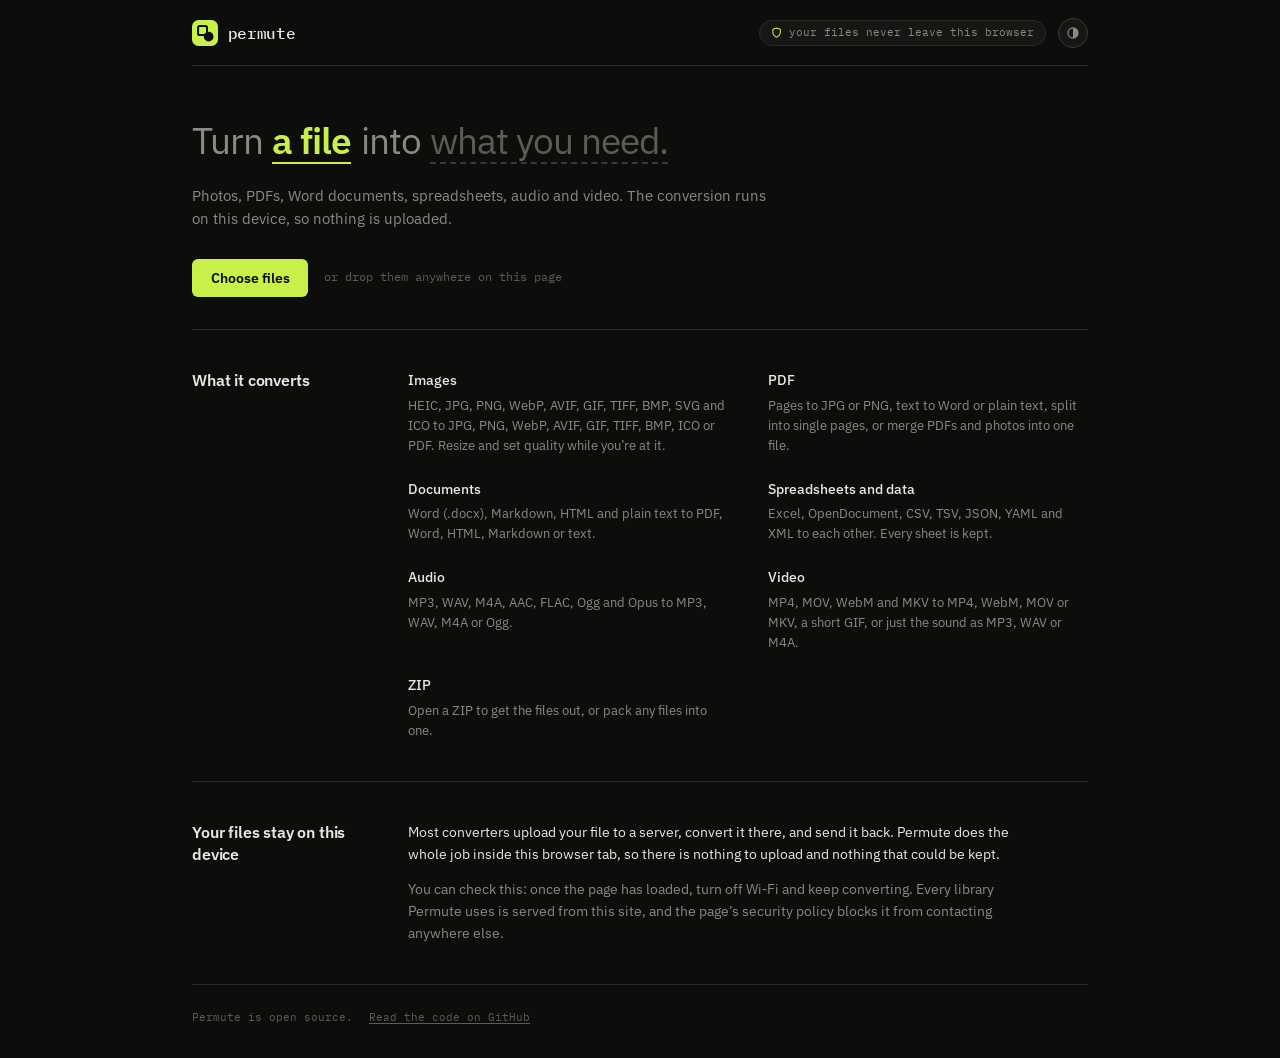
<file: index.html>
<!doctype html>
<html lang="en">
<head>
<meta charset="utf-8">
<meta name="viewport" content="width=device-width, initial-scale=1">
<meta http-equiv="Content-Security-Policy" content="default-src 'self'; script-src 'self' 'wasm-unsafe-eval'; style-src 'self'; img-src 'self' data: blob:; media-src 'self' blob:; font-src 'self'; connect-src 'self' data: blob:; worker-src 'self' blob:; object-src 'none'; base-uri 'none'; form-action 'none'">
<meta name="referrer" content="no-referrer">
<title>Permute — convert files without uploading them</title>
<meta name="description" content="Convert images, PDFs, Word documents, spreadsheets, audio and video in your browser. Files are never uploaded.">
<meta name="theme-color" content="#0d0d0c">
<link rel="icon" href="favicon.svg" type="image/svg+xml">
<link rel="icon" href="favicon.ico" sizes="any">
<link rel="manifest" href="manifest.webmanifest">
<link rel="preload" href="assets/fonts/ibm-plex-sans-latin-400-normal.woff2" as="font" type="font/woff2" crossorigin>
<link rel="stylesheet" href="assets/app.css">
<script src="js/theme.js"></script>
<script type="module" src="js/app.js"></script>
</head>
<body>
<div class="page">
  <header class="top">
    <a class="wordmark" href="./" aria-label="Permute home"><img src="assets/logo.svg" alt="" width="26" height="26"><span>permute</span></a>
    <div class="top-right">
      <span class="pill"><svg viewBox="0 0 24 24" aria-hidden="true"><path d="M12 22s8-4 8-10V5l-8-3-8 3v7c0 6 8 10 8 10z"/></svg>your files never leave this browser</span>
      <button class="theme" id="theme" type="button" aria-label="Switch to light theme">
        <svg viewBox="0 0 20 20" aria-hidden="true"><circle cx="10" cy="10" r="7.25"/><path d="M10 2.75a7.25 7.25 0 0 1 0 14.5z"/></svg>
      </button>
    </div>
  </header>

  <main>
    <section class="stage" id="stage" aria-live="polite">
      <!-- Empty state -->
      <div class="intro" id="intro">
        <h1 class="say say-turn" id="introTitle">
          <span class="w w-soft">Turn</span>
          <label class="w blank" for="picker">a file</label>
          <span class="w w-soft">into</span>
          <span class="w blank blank-idle">what you need.</span>
        </h1>
        <p class="lede">Photos, PDFs, Word documents, spreadsheets, audio and video. The conversion runs on this device, so nothing is uploaded.</p>
        <div class="intro-actions">
          <label class="btn btn-primary" for="picker">Choose files</label>
          <span class="hint">or drop them anywhere on this page</span>
        </div>
      </div>

      <!-- Working state -->
      <div class="work" id="work" hidden>
        <h1 class="say say-turn" id="sentence">
          <span class="w w-soft">Turn</span>
          <span class="w w-subject" id="subject"></span>
          <span class="w w-soft">into</span>
          <span class="w w-target"><span class="pick">
            <button class="pick-btn" id="target" type="button" aria-haspopup="listbox" aria-expanded="false" aria-controls="targetMenu"><span id="targetLabel"></span><svg viewBox="0 0 12 8" aria-hidden="true"><path d="M1 1.5l5 5 5-5"/></svg></button>
            <ul class="menu" id="targetMenu" role="listbox" aria-label="Convert to" hidden></ul>
          </span></span>
        </h1>

        <div class="opts" id="opts"></div>

        <div class="actions">
          <button class="btn btn-primary" id="go" type="button">Convert</button>
          <button class="btn btn-quiet" id="saveAll" type="button" hidden>Save all</button>
          <label class="btn btn-quiet" for="picker">Add files</label>
          <button class="btn btn-link" id="clear" type="button">Clear</button>
        </div>
      </div>

      <input type="file" id="picker" multiple hidden>
    </section>

    <section class="queue" id="queue" hidden aria-label="Files">
      <ol class="rows" id="rows"></ol>
    </section>

    <section class="facts" aria-labelledby="factsTitle">
      <h2 id="factsTitle">What it converts</h2>
      <dl class="formats">
        <div><dt>Images</dt><dd>HEIC, JPG, PNG, WebP, AVIF, GIF, TIFF, BMP, SVG and ICO to JPG, PNG, WebP, AVIF, GIF, TIFF, BMP, ICO or PDF. Resize and set quality while you’re at it.</dd></div>
        <div><dt>PDF</dt><dd>Pages to JPG or PNG, text to Word or plain text, split into single pages, or merge PDFs and photos into one file.</dd></div>
        <div><dt>Documents</dt><dd>Word (.docx), Markdown, HTML and plain text to PDF, Word, HTML, Markdown or text.</dd></div>
        <div><dt>Spreadsheets and data</dt><dd>Excel, OpenDocument, CSV, TSV, JSON, YAML and XML to each other. Every sheet is kept.</dd></div>
        <div><dt>Audio</dt><dd>MP3, WAV, M4A, AAC, FLAC, Ogg and Opus to MP3, WAV, M4A or Ogg.</dd></div>
        <div><dt>Video</dt><dd>MP4, MOV, WebM and MKV to MP4, WebM, MOV or MKV, a short GIF, or just the sound as MP3, WAV or M4A.</dd></div>
        <div><dt>ZIP</dt><dd>Open a ZIP to get the files out, or pack any files into one.</dd></div>
      </dl>
    </section>

    <section class="facts private" aria-labelledby="privTitle">
      <h2 id="privTitle">Your files stay on this device</h2>
      <div class="prose">
        <p>Most converters upload your file to a server, convert it there, and send it back. Permute does the whole job inside this browser tab, so there is nothing to upload and nothing that could be kept.</p>
        <p>You can check this: once the page has loaded, turn off Wi‑Fi and keep converting. Every library Permute uses is served from this site, and the page’s security policy blocks it from contacting anywhere else.</p>
      </div>
    </section>
  </main>

  <footer class="foot">
    <span>Permute is open source.</span>
    <a href="https://github.com/Wizminar/permute" rel="noopener">Read the code on GitHub</a>
  </footer>
</div>

<div class="drop-veil" id="veil" aria-hidden="true"></div>
<div class="toast" id="toast" role="status"></div>
</body>
</html>
</file>
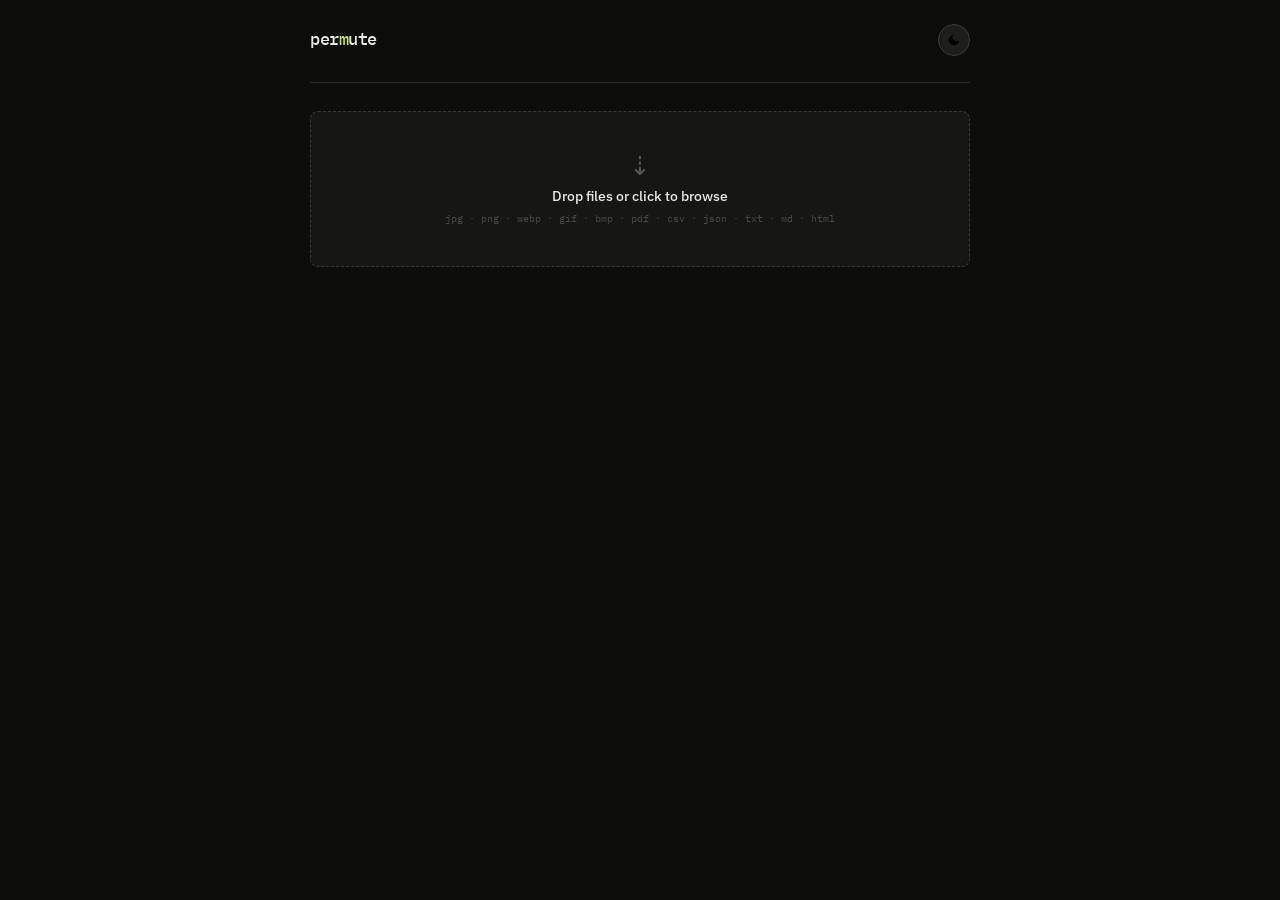
<file: permute-3-og.html>
<!DOCTYPE html>
<html lang="en">
<head>
<meta charset="UTF-8">
<meta name="viewport" content="width=device-width, initial-scale=1.0">
<title>Permute</title>
<style>
@import url('https://fonts.googleapis.com/css2?family=IBM+Plex+Mono:wght@400;500&family=IBM+Plex+Sans:wght@400;500;600&display=swap');
*,*::before,*::after{box-sizing:border-box;margin:0;padding:0}
:root{
  --bg:#0d0d0c;--s1:#161615;--s2:#1e1e1d;--b1:#2a2a28;--b2:#3a3a38;
  --t1:#e8e8e3;--t2:#8a8a84;--t3:#4a4a46;
  --ac:#c8f04a;--ac2:#a8cc30;--ok:#3fd68a;--er:#f05050;
}
body.light{
  --bg:#f4f3ef;--s1:#ffffff;--s2:#eceae6;--b1:#d4d2cc;--b2:#b8b6b0;
  --t1:#111110;--t2:#68675f;--t3:#a8a69e;
  --ac:#4a6800;--ac2:#385000;--ok:#1a7a46;--er:#c82020;
}
html{height:100%;background:var(--bg);transition:background .2s}
html.light{background:var(--bg)}
body{min-height:100%;background:var(--bg);color:var(--t1);font-family:'IBM Plex Sans',sans-serif;font-size:14px;line-height:1.5;transition:background .2s,color .2s}
.wrap{max-width:700px;margin:0 auto;padding:0 20px 60px}

/* header */
header{display:flex;align-items:center;justify-content:space-between;padding:24px 0 26px;border-bottom:1px solid var(--b1);margin-bottom:28px}
.logo{font-family:'IBM Plex Mono',monospace;font-size:17px;font-weight:500;letter-spacing:-0.5px}
.logo em{font-style:normal;color:var(--ac)}
#tbtn{width:32px;height:32px;border-radius:50%;border:1.5px solid var(--b2);background:var(--s2);cursor:pointer;display:flex;align-items:center;justify-content:center;flex-shrink:0;padding:0;transition:border-color .15s}
#tbtn:hover{border-color:var(--ac)}
#tbtn svg{width:14px;height:14px;stroke:var(--t2);fill:none;stroke-width:2;stroke-linecap:round;stroke-linejoin:round;transition:stroke .15s}
#tbtn:hover svg{stroke:var(--ac)}

/* drop */
.drop{border:1.5px dashed var(--b2);border-radius:8px;background:var(--s1);padding:40px 24px;text-align:center;cursor:pointer;transition:border-color .15s,background .15s;position:relative;user-select:none}
.drop.over,.drop:hover{border-color:var(--ac);background:var(--s2)}
.drop input{position:absolute;inset:0;opacity:0;cursor:pointer;width:100%;height:100%}
.drop-icon{font-size:26px;margin-bottom:8px;opacity:.3;line-height:1}
.drop-title{font-size:14px;font-weight:500;margin-bottom:4px}
.drop-hint{font-family:'IBM Plex Mono',monospace;font-size:10px;color:var(--t3)}

/* toolbar */
.tbar{display:flex;gap:8px;align-items:center;background:var(--s1);border:1px solid var(--b1);border-radius:8px;padding:11px 13px;margin:14px 0}
.src{font-family:'IBM Plex Mono',monospace;font-size:11px;font-weight:500;color:var(--t2);background:var(--s2);border:1px solid var(--b1);border-radius:4px;padding:4px 9px;white-space:nowrap;flex-shrink:0}
.arr{color:var(--t3);font-size:13px;flex-shrink:0}
.fsel{flex:1;min-width:0;background:var(--s2);border:1px solid var(--b1);border-radius:4px;color:var(--t1);font-family:'IBM Plex Mono',monospace;font-size:11px;padding:5px 26px 5px 9px;appearance:none;cursor:pointer;outline:none;transition:border-color .15s;background-image:url("data:image/svg+xml,%3Csvg xmlns='http://www.w3.org/2000/svg' width='10' height='6'%3E%3Cpath d='M0 0l5 6 5-6z' fill='%23666'/%3E%3C/svg%3E");background-repeat:no-repeat;background-position:right 8px center}
.fsel:focus{border-color:var(--ac)}
.fsel option{background:#1a1a19}
body.light .fsel option{background:#eceae6}
.gobtn{background:var(--ac);color:#111;border:none;border-radius:4px;padding:6px 16px;font-family:'IBM Plex Sans',sans-serif;font-size:12px;font-weight:600;cursor:pointer;flex-shrink:0;transition:background .15s,opacity .15s;white-space:nowrap}
.gobtn:hover{background:var(--ac2)}
.gobtn:disabled{opacity:.3;cursor:not-allowed}

/* queue */
.qhead{display:flex;justify-content:space-between;align-items:center;margin-bottom:8px}
.qlbl{font-family:'IBM Plex Mono',monospace;font-size:10px;color:var(--t3);text-transform:uppercase;letter-spacing:.8px}
.qclr{font-family:'IBM Plex Mono',monospace;font-size:10px;color:var(--t3);background:none;border:none;cursor:pointer;transition:color .15s;padding:0}
.qclr:hover{color:var(--er)}
.qlist{display:flex;flex-direction:column;gap:5px}

/* file row */
.frow{display:grid;grid-template-columns:34px 1fr auto;align-items:center;gap:10px;background:var(--s1);border:1px solid var(--b1);border-radius:6px;padding:9px 10px;animation:fi .15s ease;transition:border-color .2s}
.frow.sdone{border-color:rgba(63,214,138,.25)}
.frow.serr{border-color:rgba(240,80,80,.25)}
.frow.sbusy{border-color:rgba(200,240,74,.15)}
@keyframes fi{from{opacity:0;transform:translateY(-3px)}to{opacity:1;transform:translateY(0)}}
.fext{width:34px;height:34px;border-radius:4px;background:var(--s2);border:1px solid var(--b1);display:flex;align-items:center;justify-content:center;font-family:'IBM Plex Mono',monospace;font-size:8px;color:var(--t2);text-transform:uppercase;font-weight:500;flex-shrink:0;letter-spacing:.3px}
.finfo{min-width:0}
.fname{font-size:12px;color:var(--t1);white-space:nowrap;overflow:hidden;text-overflow:ellipsis}
.fmeta{font-family:'IBM Plex Mono',monospace;font-size:10px;color:var(--t3);margin-top:1px}
.fact{display:flex;align-items:center;gap:5px;flex-shrink:0}
.st{font-family:'IBM Plex Mono',monospace;font-size:10px}
.st-idle{color:var(--t3)}
.st-busy{color:var(--ac);display:flex;align-items:center;gap:5px}
.st-done{color:var(--ok)}
.st-err{color:var(--er)}
.spin{width:10px;height:10px;border:1.5px solid var(--b2);border-top-color:var(--ac);border-radius:50%;animation:sp .55s linear infinite;flex-shrink:0}
@keyframes sp{to{transform:rotate(360deg)}}
.dlbtn{font-family:'IBM Plex Mono',monospace;font-size:10px;border:1px solid var(--ok);color:var(--ok);background:none;border-radius:3px;padding:3px 8px;cursor:pointer;transition:background .15s,color .15s;white-space:nowrap}
.dlbtn:hover{background:var(--ok);color:#fff}
.rmbtn{width:20px;height:20px;background:none;border:none;color:var(--t3);cursor:pointer;border-radius:3px;font-size:15px;display:flex;align-items:center;justify-content:center;transition:color .15s;line-height:1;flex-shrink:0;padding:0}
.rmbtn:hover{color:var(--er)}
.progwrap{grid-column:1/-1;height:2px;background:var(--b1);border-radius:1px;overflow:hidden}
.progfill{height:100%;background:var(--ac);border-radius:1px;transition:width .3s;width:0%}

/* stats */
.stats{display:flex;gap:24px;padding-top:20px;border-top:1px solid var(--b1);margin-top:24px}
.stat{display:flex;flex-direction:column;gap:2px}
.sv{font-size:18px;font-weight:600}
.sk{font-family:'IBM Plex Mono',monospace;font-size:9px;color:var(--t3);text-transform:uppercase;letter-spacing:.7px}

/* toast */
#toast{position:fixed;bottom:18px;left:50%;transform:translateX(-50%);background:var(--s2);border:1px solid var(--b2);color:var(--t1);font-family:'IBM Plex Mono',monospace;font-size:11px;padding:7px 14px;border-radius:20px;opacity:0;pointer-events:none;transition:opacity .2s;white-space:nowrap;z-index:999}
#toast.show{opacity:1}
</style>
</head>
<body>
<div class="wrap">
<header>
  <div class="logo">per<em>m</em>ute</div>
  <button id="tbtn" title="toggle theme">
    <svg id="ico-moon" viewBox="0 0 24 24"><path d="M21 12.79A9 9 0 1 1 11.21 3 7 7 0 0 0 21 12.79z" fill="currentColor" stroke="none"/></svg>
    <svg id="ico-sun"  viewBox="0 0 24 24" style="display:none"><circle cx="12" cy="12" r="5"/><line x1="12" y1="2" x2="12" y2="4"/><line x1="12" y1="20" x2="12" y2="22"/><line x1="4.22" y1="4.22" x2="5.64" y2="5.64"/><line x1="18.36" y1="18.36" x2="19.78" y2="19.78"/><line x1="2" y1="12" x2="4" y2="12"/><line x1="20" y1="12" x2="22" y2="12"/><line x1="4.22" y1="19.78" x2="5.64" y2="18.36"/><line x1="18.36" y1="5.64" x2="19.78" y2="4.22"/></svg>
  </button>
</header>

<div class="drop" id="drop">
  <input type="file" id="fin" multiple accept="image/*,.pdf,.csv,.json,.txt,.md,.html,.htm">
  <div class="drop-icon">⇣</div>
  <div class="drop-title">Drop files or click to browse</div>
  <div class="drop-hint">jpg · png · webp · gif · bmp · pdf · csv · json · txt · md · html</div>
</div>

<div id="tbar" class="tbar" style="display:none">
  <div class="src" id="srctag">—</div>
  <div class="arr">→</div>
  <select class="fsel" id="fsel"><option value="">choose output…</option></select>
  <button class="gobtn" id="gobtn" disabled>Convert</button>
</div>

<div id="qsec" style="display:none">
  <div class="qhead">
    <span class="qlbl" id="qlbl">queue</span>
    <button class="qclr" id="qclr">clear all</button>
  </div>
  <div class="qlist" id="qlist"></div>
</div>

<div id="statsec" class="stats" style="display:none">
  <div class="stat"><div class="sv" id="sc">0</div><div class="sk">converted</div></div>
  <div class="stat"><div class="sv" id="sp">0</div><div class="sk">pending</div></div>
  <div class="stat"><div class="sv" id="ss">—</div><div class="sk">processed</div></div>
</div>
</div>
<div id="toast"></div>

<script>
// ── THEME ──────────────────────────────────────────────────────
let dark = true;
document.getElementById('tbtn').onclick = () => {
  dark = !dark;
  document.body.classList.toggle('light', !dark);
  document.documentElement.classList.toggle('light', !dark);
  document.getElementById('ico-moon').style.display = dark ? '' : 'none';
  document.getElementById('ico-sun').style.display  = dark ? 'none' : '';
};

// ── FORMAT MAP ─────────────────────────────────────────────────
const FMT = {
  jpg:{label:'JPG',grp:'img',to:['png','webp','pdf']},
  jpeg:{label:'JPG',grp:'img',to:['png','webp','pdf']},
  png:{label:'PNG',grp:'img',to:['jpg','webp','pdf']},
  webp:{label:'WEBP',grp:'img',to:['png','jpg','pdf']},
  gif:{label:'GIF',grp:'img',to:['png','jpg','pdf']},
  bmp:{label:'BMP',grp:'img',to:['png','jpg','webp','pdf']},
  svg:{label:'SVG',grp:'img',to:['png','jpg','pdf']},
  pdf:{label:'PDF',grp:'pdf',to:['png','jpg']},
  csv:{label:'CSV',grp:'dat',to:['json','html']},
  json:{label:'JSON',grp:'dat',to:['csv']},
  txt:{label:'TXT',grp:'txt',to:['html','json']},
  md:{label:'MD',grp:'txt',to:['html']},
  html:{label:'HTML',grp:'txt',to:['txt','md']},
  htm:{label:'HTML',grp:'txt',to:['txt','md']},
};
const TOLBL = {png:'PNG',jpg:'JPG',webp:'WEBP',pdf:'PDF',csv:'CSV',json:'JSON',html:'HTML',txt:'TXT',md:'Markdown'};

// ── STATE ──────────────────────────────────────────────────────
let items=[], uid=0, nDone=0, nBytes=0;

// ── HELPERS ────────────────────────────────────────────────────
const $=id=>document.getElementById(id);
const fmtB=b=>b<1024?b+'B':b<1048576?(b/1024).toFixed(1)+'KB':(b/1048576).toFixed(1)+'MB';
const getExt=n=>n.split('.').pop().toLowerCase();
const base=n=>n.replace(/\.[^.]+$/,'');
const esc=s=>String(s).replace(/&/g,'&amp;').replace(/</g,'&lt;').replace(/>/g,'&gt;').replace(/"/g,'&quot;');

function toast(msg){const t=$('toast');t.textContent=msg;t.classList.add('show');setTimeout(()=>t.classList.remove('show'),2500)}

// Read file as data URL (works in ALL contexts including sandboxed iframes)
function fileToDataURL(file) {
  return new Promise((resolve, reject) => {
    const reader = new FileReader();
    reader.onload  = e => resolve(e.target.result);
    reader.onerror = () => reject(new Error('FileReader failed'));
    reader.readAsDataURL(file);
  });
}

// Load an <img> from a data URL
function loadImgFromDataURL(dataUrl) {
  return new Promise((resolve, reject) => {
    const img = new Image();
    img.onload  = () => resolve(img);
    img.onerror = () => reject(new Error('Image decode failed'));
    img.src = dataUrl;
  });
}

// ── FILE INPUT ─────────────────────────────────────────────────
const drop=$('drop');
drop.addEventListener('dragover',e=>{e.preventDefault();drop.classList.add('over')});
drop.addEventListener('dragleave',()=>drop.classList.remove('over'));
drop.addEventListener('drop',e=>{e.preventDefault();drop.classList.remove('over');intake([...e.dataTransfer.files])});
$('fin').addEventListener('change',function(){intake([...this.files]);this.value=''});

function intake(files){
  files.forEach(f=>{
    const ext=getExt(f.name);
    items.push({id:uid++,file:f,name:f.name,ext,fmt:FMT[ext]||null,status:'idle',results:[],err:''});
  });
  render();
}

// ── RENDER ─────────────────────────────────────────────────────
function render(){
  const has=items.length>0;
  $('tbar').style.display=$('qsec').style.display=$('statsec').style.display=has?'':'none';

  const grps=[...new Set(items.filter(i=>i.fmt).map(i=>i.fmt.grp))];
  const one=grps.length===1;

  if(one){
    const allTo=items.filter(i=>i.fmt).map(i=>new Set(i.fmt.to));
    const common=allTo.reduce((a,b)=>new Set([...a].filter(x=>b.has(x))));
    const lbls=[...new Set(items.filter(i=>i.fmt).map(i=>i.fmt.label))];
    $('srctag').textContent=lbls.join('/');
    const prev=$('fsel').value;
    $('fsel').innerHTML='<option value="">choose output…</option>';
    common.forEach(t=>{
      const o=document.createElement('option');
      o.value=t;o.textContent=TOLBL[t]||t;
      if(t===prev)o.selected=true;
      $('fsel').appendChild(o);
    });
  } else {
    $('srctag').textContent='Mixed';
    $('fsel').innerHTML='<option value="">select same-type files</option>';
  }

  $('gobtn').disabled=!$('fsel').value||!one;
  $('qlbl').textContent=`queue · ${items.length} file${items.length!==1?'s':''}`;
  $('qlist').innerHTML='';
  items.forEach(item=>$('qlist').appendChild(makeRow(item)));
  $('sc').textContent=nDone;
  $('sp').textContent=items.filter(i=>i.status==='idle').length;
  $('ss').textContent=fmtB(nBytes);
}

function makeRow(item){
  const div=document.createElement('div');
  div.className='frow'+(item.status==='done'?' sdone':item.status==='err'?' serr':item.status==='busy'?' sbusy':'');
  div.id='r'+item.id;
  const extLbl=item.fmt?item.fmt.label:item.ext.slice(0,4).toUpperCase();
  const meta=item.fmt?`<div class="fmeta">${fmtB(item.file.size)}</div>`:`<div class="fmeta" style="color:var(--er)">unsupported</div>`;
  let action='';
  if(item.status==='idle')  action=`<span class="st st-idle">idle</span>`;
  if(item.status==='busy')  action=`<span class="st st-busy"><span class="spin"></span>working</span>`;
  if(item.status==='err')   action=`<span class="st st-err" title="${esc(item.err)}">failed</span>`;
  if(item.status==='done'){
    if(item.results.length===1) action=`<button class="dlbtn" data-id="${item.id}" data-idx="0">↓ save</button>`;
    else action=`<button class="dlbtn" data-id="${item.id}" data-idx="all">↓ all (${item.results.length})</button>`;
  }
  div.innerHTML=`
    <div class="fext">${extLbl}</div>
    <div class="finfo"><div class="fname" title="${esc(item.name)}">${esc(item.name)}</div>${meta}</div>
    <div class="fact">${action}<button class="rmbtn" data-rmid="${item.id}">×</button></div>
    ${item.status==='busy'?`<div class="progwrap"><div class="progfill" id="p${item.id}"></div></div>`:''}
  `;
  return div;
}

$('qlist').addEventListener('click',e=>{
  const dl=e.target.closest('.dlbtn');
  const rm=e.target.closest('.rmbtn');
  if(dl){
    const id=parseInt(dl.dataset.id);
    const item=items.find(i=>i.id===id);
    if(!item)return;
    if(dl.dataset.idx==='all') item.results.forEach(r=>dlFile(r.dataUrl,r.name));
    else dlFile(item.results[0].dataUrl,item.results[0].name);
  }
  if(rm){items=items.filter(i=>i.id!==parseInt(rm.dataset.rmid));render()}
});

// Download using a data URL anchor — works in sandboxed iframes
function dlFile(dataUrl,name){
  const a=document.createElement('a');
  a.href=dataUrl;a.download=name;
  document.body.appendChild(a);
  a.click();
  document.body.removeChild(a);
}

function updateRow(item){const old=$('r'+item.id);if(old)old.replaceWith(makeRow(item))}
function setProg(id,pct){const el=$('p'+id);if(el)el.style.width=pct+'%'}

$('fsel').addEventListener('change',()=>$('gobtn').disabled=!$('fsel').value);
$('qclr').addEventListener('click',()=>{items=[];render()});

// ── CONVERT ────────────────────────────────────────────────────
$('gobtn').addEventListener('click',async()=>{
  const target=$('fsel').value;
  if(!target)return;
  const pending=items.filter(i=>i.status==='idle'&&i.fmt);
  if(!pending.length)return;
  $('gobtn').disabled=true;
  for(const item of pending){
    item.status='busy';item.results=[];item.err='';
    updateRow(item);
    try{
      if(item.fmt.grp==='img'){
        item.results=target==='pdf'?[await imgToPdf(item)]:[await imgToImg(item,target)];
      } else if(item.fmt.grp==='pdf'){
        item.results=await pdfToImgs(item,target);
      } else {
        item.results=[await textConvert(item,target)];
      }
      item.status='done';nDone++;nBytes+=item.file.size;
    } catch(e){
      item.status='err';item.err=e.message;
      console.error('Convert failed:',item.name,e);
    }
    updateRow(item);
  }
  $('sc').textContent=nDone;
  $('sp').textContent=items.filter(i=>i.status==='idle').length;
  $('ss').textContent=fmtB(nBytes);
  $('gobtn').disabled=!$('fsel').value;
});

// ── IMAGE → IMAGE ──────────────────────────────────────────────
async function imgToImg(item, target) {
  const dataUrl = await fileToDataURL(item.file);
  const img     = await loadImgFromDataURL(dataUrl);
  const cv      = document.createElement('canvas');
  cv.width      = img.naturalWidth;
  cv.height     = img.naturalHeight;
  const ctx     = cv.getContext('2d');
  if(target==='jpg'){ctx.fillStyle='#fff';ctx.fillRect(0,0,cv.width,cv.height)}
  ctx.drawImage(img,0,0);
  const mime    = target==='webp'?'image/webp':target==='jpg'?'image/jpeg':'image/png';
  const out     = cv.toDataURL(mime, 0.92);
  return {dataUrl:out, name:base(item.name)+'.'+target};
}

// ── IMAGE → PDF ────────────────────────────────────────────────
async function imgToPdf(item) {
  // 1. Read file as data URL (sandbox-safe)
  const dataUrl = await fileToDataURL(item.file);
  const img     = await loadImgFromDataURL(dataUrl);

  // 2. Draw to canvas to normalise the image (handles svg, gif, etc.)
  const cv  = document.createElement('canvas');
  cv.width  = img.naturalWidth;
  cv.height = img.naturalHeight;
  const ctx = cv.getContext('2d');
  ctx.fillStyle = '#ffffff';
  ctx.fillRect(0, 0, cv.width, cv.height);
  ctx.drawImage(img, 0, 0);

  // 3. Get raw JPEG bytes from canvas
  const jpegDataUrl = cv.toDataURL('image/jpeg', 0.92);
  const b64   = jpegDataUrl.slice(jpegDataUrl.indexOf(',') + 1);
  const bin   = atob(b64);
  const jpgBytes = new Uint8Array(bin.length);
  for(let i=0;i<bin.length;i++) jpgBytes[i]=bin.charCodeAt(i);

  // 4. Layout: fit image into A4 (595 x 842 pts) with margins
  const PW=595, PH=842, M=36;
  const iw=img.naturalWidth, ih=img.naturalHeight;
  const sc=Math.min((PW-M*2)/iw, (PH-M*2)/ih, 1);
  const dw=iw*sc, dh=ih*sc;
  const dx=(PW-dw)/2, dy=(PH-dh)/2;

  // 5. Build PDF objects as plain strings first
  const cs=`q ${dw.toFixed(2)} 0 0 ${dh.toFixed(2)} ${dx.toFixed(2)} ${(PH-dy-dh).toFixed(2)} cm /Im0 Do Q`;
  const hdr   = '%PDF-1.4\n';
  const o1    = '1 0 obj\n<</Type /Catalog /Pages 2 0 R>>\nendobj\n';
  const o2    = '2 0 obj\n<</Type /Pages /Kids [3 0 R] /Count 1>>\nendobj\n';
  const o3    = `3 0 obj\n<</Type /Page /Parent 2 0 R /MediaBox [0 0 ${PW} ${PH}] /Contents 4 0 R /Resources <</XObject <</Im0 5 0 R>>>>>>\nendobj\n`;
  const o4    = `4 0 obj\n<</Length ${cs.length}>>\nstream\n${cs}\nendstream\nendobj\n`;
  const o5h   = `5 0 obj\n<</Type /XObject /Subtype /Image /Width ${iw} /Height ${ih} /ColorSpace /DeviceRGB /BitsPerComponent 8 /Filter /DCTDecode /Length ${jpgBytes.length}>>\nstream\n`;
  const o5f   = '\nendstream\nendobj\n';

  // 6. Compute byte offsets now that all strings have known lengths
  const enc = s => { const a=new Uint8Array(s.length); for(let i=0;i<s.length;i++) a[i]=s.charCodeAt(i); return a; };
  const sLen = s => s.length; // ASCII only — length === byte count

  let pos=0;
  pos+=sLen(hdr);
  const off1=pos; pos+=sLen(o1);
  const off2=pos; pos+=sLen(o2);
  const off3=pos; pos+=sLen(o3);
  const off4=pos; pos+=sLen(o4);
  const off5=pos; pos+=sLen(o5h)+jpgBytes.length+sLen(o5f);
  const xrefPos=pos;

  // 7. Build xref + trailer
  const pad=n=>String(n).padStart(10,'0');
  const xref =`xref\n0 6\n0000000000 65535 f \n${pad(off1)} 00000 n \n${pad(off2)} 00000 n \n${pad(off3)} 00000 n \n${pad(off4)} 00000 n \n${pad(off5)} 00000 n \n`;
  const trail=`trailer\n<</Size 6 /Root 1 0 R>>\nstartxref\n${xrefPos}\n%%EOF`;

  // 8. Assemble final binary
  const parts=[enc(hdr),enc(o1),enc(o2),enc(o3),enc(o4),enc(o5h),jpgBytes,enc(o5f),enc(xref),enc(trail)];
  const total=parts.reduce((s,p)=>s+p.length,0);
  const out=new Uint8Array(total);
  let off=0; for(const p of parts){out.set(p,off);off+=p.length;}

  // 9. Convert to base64 data URL (sandbox-safe, no blob URLs)
  let str='';
  const chunkSize=8192;
  for(let i=0;i<out.length;i+=chunkSize){
    str+=String.fromCharCode(...out.subarray(i,i+chunkSize));
  }
  const pdfDataUrl='data:application/pdf;base64,'+btoa(str);
  return {dataUrl:pdfDataUrl, name:base(item.name)+'.pdf'};
}

// ── PDF → IMAGES ───────────────────────────────────────────────
async function pdfToImgs(item, target) {
  // Load pdf.js dynamically (only when actually needed)
  if(!window.pdfjsLib) {
    await new Promise((resolve,reject)=>{
      const s=document.createElement('script');
      s.src='https://cdnjs.cloudflare.com/ajax/libs/pdf.js/3.11.174/pdf.min.js';
      s.onload=resolve;
      s.onerror=()=>reject(new Error('pdf.js failed to load. Check your internet connection.'));
      document.head.appendChild(s);
    });
    pdfjsLib.GlobalWorkerOptions.workerSrc=
      'https://cdnjs.cloudflare.com/ajax/libs/pdf.js/3.11.174/pdf.worker.min.js';
  }

  const ab  = await item.file.arrayBuffer();
  const pdf = await pdfjsLib.getDocument({data:new Uint8Array(ab)}).promise;
  const results=[];
  const mime=target==='jpg'?'image/jpeg':'image/png';
  const ext2=target==='jpg'?'jpg':'png';
  const total=pdf.numPages;

  for(let p=1;p<=total;p++){
    setProg(item.id,Math.round((p-1)/total*90));
    const page=await pdf.getPage(p);
    const vp=page.getViewport({scale:2});
    const cv=document.createElement('canvas');
    cv.width=vp.width; cv.height=vp.height;
    const ctx=cv.getContext('2d');
    if(target==='jpg'){ctx.fillStyle='#fff';ctx.fillRect(0,0,cv.width,cv.height)}
    await page.render({canvasContext:ctx,viewport:vp}).promise;
    const suffix=total>1?`_p${p}`:'';
    const dataUrl=cv.toDataURL(mime,0.92);
    results.push({dataUrl, name:`${base(item.name)}${suffix}.${ext2}`});
  }
  setProg(item.id,100);
  return results;
}

// ── TEXT / DATA CONVERTERS ─────────────────────────────────────
async function textConvert(item, target) {
  const text = await item.file.text();
  const b    = base(item.name);
  const src  = item.ext==='htm'?'html':item.ext;
  let out,mime,ext;

  if(src==='csv'&&target==='json'){
    const rows=parseCSV(text), hdrs=rows[0]||[];
    const data=rows.slice(1).map(row=>{const o={};hdrs.forEach((h,i)=>{o[h.trim()]=(row[i]||'').trim()});return o});
    out=JSON.stringify(data,null,2);mime='application/json';ext='json';

  } else if(src==='csv'&&target==='html'){
    const rows=parseCSV(text), hdrs=rows[0]||[];
    const thead=hdrs.map(h=>`<th>${esc(h)}</th>`).join('');
    const tbody=rows.slice(1).map(r=>`<tr>${r.map(c=>`<td>${esc(c)}</td>`).join('')}</tr>`).join('');
    out=`<!DOCTYPE html><html><head><meta charset="UTF-8"><style>body{font:13px monospace;padding:20px}table{border-collapse:collapse;width:100%}th,td{border:1px solid #ccc;padding:6px 10px;text-align:left}th{background:#333;color:#fff}</style></head><body><table><thead><tr>${thead}</tr></thead><tbody>${tbody}</tbody></table></body></html>`;
    mime='text/html';ext='html';

  } else if(src==='json'&&target==='csv'){
    let data; try{data=JSON.parse(text)}catch{throw new Error('Invalid JSON')}
    if(!Array.isArray(data))data=[data];
    const keys=[...new Set(data.flatMap(o=>Object.keys(o)))];
    const csvRows=[keys.join(','),...data.map(o=>keys.map(k=>csvCell(String(o[k]??''))).join(','))];
    out=csvRows.join('\n');mime='text/csv';ext='csv';

  } else if(src==='md'&&target==='html'){
    out=htmlWrap(mdToHtml(text));mime='text/html';ext='html';

  } else if(src==='txt'&&target==='html'){
    out=htmlWrap(text.split(/\n{2,}/).map(p=>`<p>${esc(p).replace(/\n/g,'<br>')}</p>`).join(''));
    mime='text/html';ext='html';

  } else if(src==='txt'&&target==='json'){
    out=JSON.stringify({lines:text.split('\n')},null,2);mime='application/json';ext='json';

  } else if(src==='html'&&target==='txt'){
    const d=document.createElement('div');d.innerHTML=text;
    out=(d.innerText||d.textContent||'').trim();mime='text/plain';ext='txt';

  } else if(src==='html'&&target==='md'){
    out=htmlToMd(text);mime='text/markdown';ext='md';

  } else { throw new Error(`No converter: ${src} → ${target}`); }

  // Convert text to base64 data URL
  const blob = new Blob([out],{type:mime});
  const fr   = new FileReader();
  const dataUrl = await new Promise((res,rej)=>{fr.onload=e=>res(e.target.result);fr.onerror=rej;fr.readAsDataURL(blob)});
  return {dataUrl, name:`${b}.${ext}`};
}

// ── TEXT UTILS ─────────────────────────────────────────────────
function parseCSV(text){
  const rows=[];let row=[],cell='',q=false;
  for(let i=0;i<text.length;i++){
    const c=text[i];
    if(c==='"'){if(q&&text[i+1]==='"'){cell+='"';i++}else q=!q}
    else if(c===','&&!q){row.push(cell);cell=''}
    else if((c==='\n'||c==='\r')&&!q){
      row.push(cell);cell='';
      if(row.some(x=>x.trim()))rows.push(row);
      row=[];if(c==='\r'&&text[i+1]==='\n')i++;
    } else cell+=c;
  }
  if(cell||row.length){row.push(cell);if(row.some(x=>x.trim()))rows.push(row)}
  return rows;
}
function csvCell(v){return(v.includes(',')||v.includes('"')||v.includes('\n'))?`"${v.replace(/"/g,'""')}"`:`${v}`}
function htmlWrap(body){return`<!DOCTYPE html><html><head><meta charset="UTF-8"><style>body{font-family:Georgia,serif;max-width:700px;margin:40px auto;line-height:1.8;padding:0 20px}code{background:#f0f0f0;padding:2px 5px;border-radius:3px}</style></head><body>${body}</body></html>`}
function mdToHtml(md){
  let h=md
    .replace(/^###### (.+)$/gm,'<h6>$1</h6>').replace(/^##### (.+)$/gm,'<h5>$1</h5>')
    .replace(/^#### (.+)$/gm,'<h4>$1</h4>').replace(/^### (.+)$/gm,'<h3>$1</h3>')
    .replace(/^## (.+)$/gm,'<h2>$1</h2>').replace(/^# (.+)$/gm,'<h1>$1</h1>')
    .replace(/\*\*(.+?)\*\*/g,'<strong>$1</strong>').replace(/\*(.+?)\*/g,'<em>$1</em>')
    .replace(/`(.+?)`/g,'<code>$1</code>').replace(/\[(.+?)\]\((.+?)\)/g,'<a href="$2">$1</a>')
    .replace(/^[-*+] (.+)$/gm,'<li>$1</li>');
  h=h.replace(/(<li>.*?<\/li>\n?)+/g,m=>`<ul>${m}</ul>`);
  h=h.replace(/^(?!<[hul])(.+)$/gm,'<p>$1</p>');
  return h;
}
function htmlToMd(html){
  return html
    .replace(/<h([1-6])[^>]*>([\s\S]*?)<\/h\1>/gi,(_,n,t)=>'#'.repeat(+n)+' '+t.replace(/<[^>]+>/g,'')+'\n\n')
    .replace(/<strong[^>]*>([\s\S]*?)<\/strong>/gi,'**$1**').replace(/<em[^>]*>([\s\S]*?)<\/em>/gi,'*$1*')
    .replace(/<a[^>]+href="([^"]*)"[^>]*>([\s\S]*?)<\/a>/gi,'[$2]($1)')
    .replace(/<li[^>]*>([\s\S]*?)<\/li>/gi,'- $1\n').replace(/<br\s*\/?>/gi,'\n')
    .replace(/<p[^>]*>([\s\S]*?)<\/p>/gi,'$1\n\n').replace(/<[^>]+>/g,'')
    .replace(/&amp;/g,'&').replace(/&lt;/g,'<').replace(/&gt;/g,'>').replace(/&nbsp;/g,' ').replace(/&quot;/g,'"')
    .replace(/\n{3,}/g,'\n\n').trim();
}
</script>
</body>
</html>
</file>
<file: assets/app.css>
@font-face { font-family: "IBM Plex Sans"; src: url("fonts/ibm-plex-sans-latin-400-normal.woff2") format("woff2"); font-weight: 400; font-display: swap; }
@font-face { font-family: "IBM Plex Sans"; src: url("fonts/ibm-plex-sans-latin-500-normal.woff2") format("woff2"); font-weight: 500; font-display: swap; }
@font-face { font-family: "IBM Plex Sans"; src: url("fonts/ibm-plex-sans-latin-600-normal.woff2") format("woff2"); font-weight: 600; font-display: swap; }
@font-face { font-family: "IBM Plex Mono"; src: url("fonts/ibm-plex-mono-latin-400-normal.woff2") format("woff2"); font-weight: 400; font-display: swap; }
@font-face { font-family: "IBM Plex Mono"; src: url("fonts/ibm-plex-mono-latin-500-normal.woff2") format("woff2"); font-weight: 500; font-display: swap; }

/* Permute's own palette: near-black with a lime signal colour. Dark is the default. */
:root {
  --bg: #0d0d0c;
  --s1: #161615;
  --s2: #1e1e1d;
  --b1: #2a2a28;
  --b2: #3a3a38;
  --t1: #e8e8e3;
  --t2: #8a8a84;
  --t3: #5c5c57;
  --ac: #c8f04a;
  --ac-hover: #b4dc36;
  --ac-ink: #0d0d0c;
  --ac-wash: rgba(200, 240, 74, .08);
  --ok: #3fd68a;
  --er: #f05050;

  --sans: "IBM Plex Sans", ui-sans-serif, system-ui, -apple-system, "Segoe UI", sans-serif;
  --mono: "IBM Plex Mono", ui-monospace, "SF Mono", Menlo, monospace;
  --say: clamp(1.55rem, 1.05rem + 1.6vw, 2.3rem);
  --gutter: clamp(1rem, .5rem + 2vw, 2rem);
  color-scheme: dark;
}
:root[data-theme="light"] {
  --bg: #f4f3ef;
  --s1: #ffffff;
  --s2: #eceae6;
  --b1: #dcdad4;
  --b2: #c4c2bb;
  --t1: #111110;
  --t2: #5f5e57;
  --t3: #8f8d85;
  --ac: #4a6800;
  --ac-hover: #385000;
  --ac-ink: #ffffff;
  --ac-wash: rgba(74, 104, 0, .07);
  --ok: #1a7a46;
  --er: #c82020;
  color-scheme: light;
}

*, *::before, *::after { box-sizing: border-box; }
html { -webkit-text-size-adjust: 100%; text-size-adjust: 100%; background: var(--bg); }
body {
  margin: 0;
  background: var(--bg);
  color: var(--t1);
  font: 400 15px/1.55 var(--sans);
  -webkit-font-smoothing: antialiased;
}
[hidden] { display: none !important; }
a { color: inherit; text-underline-offset: .2em; text-decoration-thickness: 1px; }
a:hover { color: var(--ac); }
:focus-visible { outline: 2px solid var(--ac); outline-offset: 2px; border-radius: 4px; }

.page {
  max-width: 60rem;
  margin: 0 auto;
  padding: 0 var(--gutter);
  min-height: 100vh;
  display: flex;
  flex-direction: column;
}
main { flex: 1; }

/* ── Header ─────────────────────────────────────────────────────────────── */
.top {
  display: flex; align-items: center; justify-content: space-between; gap: 1rem;
  padding: 1.1rem 0; border-bottom: 1px solid var(--b1);
}
.wordmark { display: flex; align-items: center; gap: .6rem; text-decoration: none; }
.wordmark:hover { color: inherit; }
.wordmark img { inline-size: 26px; block-size: 26px; display: block; }
.wordmark span { font: 500 1rem/1 var(--mono); letter-spacing: -0.02em; }
.top-right { display: flex; align-items: center; gap: .75rem; }
.pill {
  display: inline-flex; align-items: center; gap: .4rem;
  font: 400 .6875rem/1 var(--mono); color: var(--t2);
  background: var(--s1); border: 1px solid var(--b1); border-radius: 999px; padding: .4rem .7rem;
  white-space: nowrap;
}
.pill svg { inline-size: .7rem; block-size: .7rem; fill: none; stroke: var(--ac); stroke-width: 2.2; stroke-linecap: round; stroke-linejoin: round; }
.theme {
  inline-size: 30px; block-size: 30px; display: grid; place-items: center;
  border: 1px solid var(--b2); border-radius: 50%; background: var(--s1); color: var(--t2); cursor: pointer;
  transition: border-color .15s, color .15s;
}
.theme:hover { border-color: var(--ac); color: var(--ac); }
.theme svg { inline-size: 14px; block-size: 14px; fill: none; stroke: currentColor; stroke-width: 1.6; }
.theme svg path { fill: currentColor; stroke: none; }

/* ── The sentence ───────────────────────────────────────────────────────── */
.stage { padding: clamp(2.25rem, 6vh, 3.75rem) 0 2rem; }
.say {
  margin: 0;
  font-size: var(--say);
  font-weight: 600;
  line-height: 1.12;
  letter-spacing: -0.028em;
}
.say-turn { display: flex; flex-wrap: wrap; align-items: baseline; column-gap: .26em; row-gap: .1em; }
.say-turn .w { white-space: nowrap; }
.w { display: inline-block; }
.w-soft { font-weight: 400; color: var(--t2); }
.w-subject { max-width: 100%; overflow: hidden; text-overflow: ellipsis; }

.blank { border-bottom: 2px solid currentColor; padding-bottom: .02em; }
label.blank { color: var(--ac); cursor: pointer; }
label.blank:hover { color: var(--ac-hover); }
.blank-idle { color: var(--t3); border-bottom: 2px dashed var(--b2); font-weight: 400; }

.lede { max-width: 36rem; margin: 1.25rem 0 0; color: var(--t2); }
.intro-actions { display: flex; align-items: center; gap: 1rem; margin-top: 1.75rem; flex-wrap: wrap; }
.hint { color: var(--t3); font: 400 .75rem/1.4 var(--mono); }

.work { position: relative; z-index: 5; } /* keeps the format menu above the file list */
.pick { position: relative; display: inline-block; }
.pick-btn {
  font: inherit; letter-spacing: inherit; color: var(--ac);
  display: inline-flex; align-items: center; gap: .28em;
  background: transparent; border: 0; border-radius: 0; margin: 0; padding: 0 0 .02em;
  border-bottom: 2px solid currentColor;
  cursor: pointer; white-space: nowrap;
}
.pick-btn:hover { color: var(--ac-hover); }
.pick-btn:disabled { cursor: default; color: var(--t3); }
.pick-btn svg { inline-size: .42em; block-size: .3em; fill: none; stroke: currentColor; stroke-width: 1.8; stroke-linecap: round; stroke-linejoin: round; transition: transform .2s ease; }
.pick-btn[aria-expanded="true"] svg { transform: rotate(180deg); }

/* The menu is set in body type, never at headline size. */
.menu {
  position: absolute; top: calc(100% + .5rem); left: 0; z-index: 40;
  min-inline-size: 13rem; max-block-size: min(22rem, 60vh); overflow-y: auto;
  margin: 0; padding: .3rem; list-style: none;
  background: var(--s1); border: 1px solid var(--b2); border-radius: 8px;
  box-shadow: 0 12px 32px -8px rgba(0, 0, 0, .45);
  font: 400 .875rem/1.2 var(--sans); letter-spacing: 0; color: var(--t1);
  animation: menu-in .14s ease-out;
}
@keyframes menu-in { from { opacity: 0; transform: translateY(-4px); } }
.menu li {
  display: flex; align-items: center; justify-content: space-between; gap: 1rem;
  padding: .5rem .65rem; border-radius: 5px; cursor: pointer; outline: none;
}
.menu li:hover, .menu li:focus { background: var(--b1); }
.menu li[aria-selected="true"] { color: var(--ac); font-weight: 500; }
.menu li[aria-selected="true"]::after {
  content: ""; inline-size: .55rem; block-size: .3rem; margin-top: -.15rem;
  border-left: 2px solid currentColor; border-bottom: 2px solid currentColor; transform: rotate(-45deg);
}

.work.enter .w { animation: rise .4s cubic-bezier(.2, .7, .2, 1) both; }
.work.enter .w:nth-child(2) { animation-delay: .05s; }
.work.enter .w:nth-child(3) { animation-delay: .1s; }
.work.enter .w:nth-child(4) { animation-delay: .15s; }
@keyframes rise { from { opacity: 0; transform: translateY(.2em); } }

/* ── Options ────────────────────────────────────────────────────────────── */
.opts {
  display: flex; flex-wrap: wrap; gap: .6rem 1.5rem; margin-top: 1.5rem;
  padding: .85rem 1rem; background: var(--s1); border: 1px solid var(--b1); border-radius: 8px;
}
.opts:empty { display: none; }
.opt { display: flex; align-items: center; gap: .5rem; font: 400 .75rem/1 var(--mono); color: var(--t2); }
.opt select {
  font: 400 .8125rem/1 var(--sans); color: var(--t1);
  appearance: none; -webkit-appearance: none;
  background: var(--s2); border: 1px solid var(--b1); border-radius: 5px;
  padding: .4rem 1.7rem .4rem .6rem; cursor: pointer;
  background-image: linear-gradient(45deg, transparent 50%, var(--t2) 50%), linear-gradient(-45deg, transparent 50%, var(--t2) 50%);
  background-size: 4px 4px; background-repeat: no-repeat;
  background-position: right .85rem center, right .6rem center;
}
.opt select:hover { border-color: var(--b2); }
.opt select option { background: var(--s1); }
.opt input[type="range"] { inline-size: 6.5rem; accent-color: var(--ac); }
.opt output { color: var(--t1); min-inline-size: 2.6em; font-variant-numeric: tabular-nums; }
.opt-check { cursor: pointer; color: var(--t1); }
.opt-check input { accent-color: var(--ac); inline-size: .95rem; block-size: .95rem; margin: 0; }

/* ── Buttons ────────────────────────────────────────────────────────────── */
.actions { display: flex; align-items: center; flex-wrap: wrap; gap: .5rem; margin-top: 1.5rem; }
.btn {
  display: inline-flex; align-items: center; gap: .4rem;
  font: 600 .875rem/1 var(--sans);
  padding: .7rem 1.1rem; border-radius: 6px; border: 1px solid transparent;
  cursor: pointer; text-decoration: none; user-select: none;
  transition: background-color .15s ease, border-color .15s ease, color .15s ease;
}
.btn-primary { background: var(--ac); color: var(--ac-ink); }
.btn-primary:hover { background: var(--ac-hover); color: var(--ac-ink); }
.btn-primary:disabled { opacity: .35; cursor: not-allowed; }
.btn-quiet { background: var(--s1); color: var(--t1); border-color: var(--b1); font-weight: 500; }
.btn-quiet:hover { border-color: var(--b2); color: var(--t1); }
.btn-link { background: none; color: var(--t3); font-weight: 500; padding-inline: .6rem; }
.btn-link:hover { color: var(--er); }

/* ── Queue ──────────────────────────────────────────────────────────────── */
.queue { margin-bottom: 3.5rem; }
.rows { list-style: none; margin: 0; padding: 0; display: flex; flex-direction: column; gap: 6px; }
.row {
  position: relative; overflow: hidden;
  display: grid;
  grid-template-columns: 36px minmax(0, 1fr) auto auto;
  align-items: center;
  gap: 0 .9rem;
  padding: .6rem .75rem;
  background: var(--s1);
  border: 1px solid var(--b1);
  border-radius: 7px;
  transition: border-color .2s;
}
.row.done { border-color: color-mix(in srgb, var(--ok) 28%, var(--b1)); }
.row.error, .row.unsupported { border-color: color-mix(in srgb, var(--er) 30%, var(--b1)); }
.row.working { border-color: color-mix(in srgb, var(--ac) 25%, var(--b1)); }
.thumb {
  inline-size: 36px; block-size: 36px; border-radius: 5px; overflow: hidden;
  display: grid; place-items: center; background: var(--s2); border: 1px solid var(--b1);
  font: 500 .5625rem/1 var(--mono); color: var(--t2); letter-spacing: .02em;
}
.thumb img { inline-size: 100%; block-size: 100%; object-fit: cover; display: block; }
.info { min-width: 0; }
.name { display: block; font-size: .8125rem; font-weight: 500; white-space: nowrap; overflow: hidden; text-overflow: ellipsis; }
.meta { display: block; font: 400 .6875rem/1.5 var(--mono); color: var(--t3); font-variant-numeric: tabular-nums; }
.meta .note { display: block; color: var(--t2); }
.meta .smaller { color: var(--ok); }
.row.error .meta, .row.unsupported .meta { color: var(--er); }
.row-target select {
  font: 400 .75rem/1 var(--mono); color: var(--t1);
  appearance: none; -webkit-appearance: none;
  background: var(--s2); border: 1px solid var(--b1); border-radius: 4px;
  padding: .35rem 1.5rem .35rem .55rem; cursor: pointer; min-inline-size: 8.5rem;
  background-image: linear-gradient(45deg, transparent 50%, var(--t2) 50%), linear-gradient(-45deg, transparent 50%, var(--t2) 50%);
  background-size: 4px 4px; background-repeat: no-repeat;
  background-position: right .75rem center, right .5rem center;
}
.row-target select option { background: var(--s1); }
.row-end { display: flex; align-items: center; gap: .3rem; justify-content: flex-end; min-inline-size: 6.5rem; }
.state { font: 400 .6875rem/1 var(--mono); color: var(--ac); font-variant-numeric: tabular-nums; }
.save {
  font: 500 .6875rem/1 var(--mono); color: var(--ok);
  background: none; border: 1px solid var(--ok); padding: .4rem .65rem; border-radius: 4px; cursor: pointer;
  white-space: nowrap; transition: background-color .15s, color .15s;
}
.save:hover { background: var(--ok); color: var(--bg); }
.save[data-retry] { color: var(--t2); border-color: var(--b2); }
.save[data-retry]:hover { background: var(--s2); color: var(--t1); }
.remove {
  inline-size: 24px; block-size: 24px; border: 0; border-radius: 4px; background: none; color: var(--t3);
  cursor: pointer; display: grid; place-items: center;
}
.remove:hover { color: var(--er); }
.remove svg { inline-size: 10px; block-size: 10px; stroke: currentColor; stroke-width: 1.6; }
.bar { position: absolute; left: 0; bottom: 0; block-size: 2px; background: var(--ac); inline-size: 0; transition: inline-size .2s linear; }
.row.working .bar.indeterminate { inline-size: 30%; animation: slide 1.1s ease-in-out infinite alternate; }
@keyframes slide { from { left: 0; } to { left: 70%; } }

/* ── Facts ──────────────────────────────────────────────────────────────── */
.facts {
  display: grid; grid-template-columns: 11rem minmax(0, 1fr); gap: 1.25rem 2.5rem;
  padding: 2.5rem 0; border-top: 1px solid var(--b1);
}
.facts h2 { margin: 0; font-size: 1rem; font-weight: 600; letter-spacing: -0.01em; line-height: 1.35; }
.formats { margin: 0; display: grid; grid-template-columns: repeat(2, minmax(0, 1fr)); gap: 1.4rem 2.5rem; }
.formats dt { font-size: .875rem; font-weight: 500; margin-bottom: .25rem; }
.formats dd { margin: 0; font-size: .8125rem; color: var(--t2); }
.prose { max-width: 38rem; font-size: .875rem; }
.prose p { margin: 0 0 .85rem; }
.prose p:last-child { margin: 0; color: var(--t2); }

.foot {
  display: flex; flex-wrap: wrap; gap: .4rem 1rem; padding: 1.5rem 0 2rem;
  color: var(--t3); font: 400 .6875rem/1.5 var(--mono); border-top: 1px solid var(--b1);
}
.foot a:hover { color: var(--ac); }

/* ── Drag and drop ──────────────────────────────────────────────────────── */
.drop-veil {
  position: fixed; inset: .75rem; pointer-events: none; z-index: 50;
  border: 1.5px dashed var(--ac); border-radius: 12px; background: var(--ac-wash);
  opacity: 0; transition: opacity .15s ease;
}
body.dragging .drop-veil { opacity: 1; }
body.dragging .intro .say { color: var(--ac); }
body.dragging .intro .say .w { color: inherit; border-color: transparent; }

.toast {
  position: fixed; left: 50%; bottom: 1.25rem; transform: translate(-50%, .5rem);
  background: var(--s2); border: 1px solid var(--b2); color: var(--t1);
  font: 400 .75rem/1.4 var(--mono); padding: .55rem 1rem; border-radius: 999px;
  opacity: 0; pointer-events: none; transition: opacity .2s, transform .2s; z-index: 60;
  max-width: calc(100vw - 2rem);
}
.toast.show { opacity: 1; transform: translate(-50%, 0); }

.visually-hidden {
  position: absolute !important; inline-size: 1px; block-size: 1px; overflow: hidden;
  clip: rect(0 0 0 0); clip-path: inset(50%); white-space: nowrap;
}

/* ── Small screens ──────────────────────────────────────────────────────── */
@media (max-width: 720px) {
  .pill { display: none; }
  .facts { grid-template-columns: 1fr; }
  .formats { grid-template-columns: 1fr; gap: 1.1rem; }
  .row { grid-template-columns: 34px minmax(0, 1fr) auto; gap: .35rem .75rem; }
  .thumb { inline-size: 34px; block-size: 34px; }
  .row-target { grid-column: 2; grid-row: 2; }
  .row-end { grid-column: 3; grid-row: 1 / span 2; min-inline-size: 0; flex-direction: column-reverse; align-items: flex-end; }
}

/* Theme switch: a slow cross-fade of the whole page (View Transitions). */
::view-transition-old(root), ::view-transition-new(root) {
  animation-duration: .55s;
  animation-timing-function: cubic-bezier(.4, 0, .2, 1);
}

@media (prefers-reduced-motion: reduce) {
  *, *::before, *::after { animation: none !important; transition: none !important; }
}
</file>
